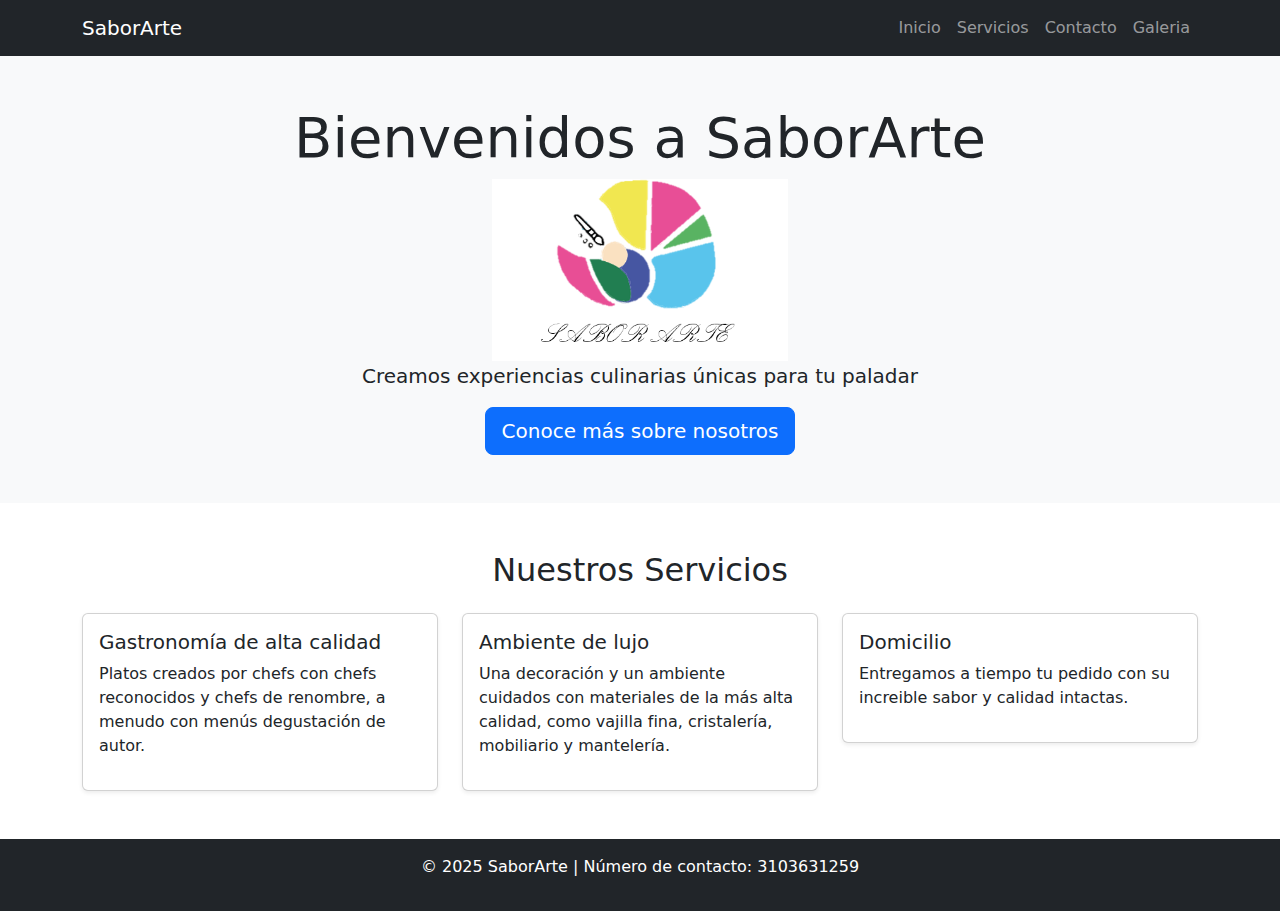
<file: index.html>
<!DOCTYPE html>
<html lang="es">
  <head>
    <meta charset="UTF-8" />
    <meta name="viewport" content="width=device-width, initial-scale=1.0" />
    <title>Página de Inicio</title>
    <link
      href="https://cdn.jsdelivr.net/npm/bootstrap@5.3.0/dist/css/bootstrap.min.css"
      rel="stylesheet"
    />
  </head>
  <body>
    <!-- Header / Navbar -->
    <nav class="navbar navbar-expand-lg navbar-dark bg-dark">
      <div class="container">
        <a class="navbar-brand" href="#">SaborArte</a>
        <div class="collapse navbar-collapse">
          <ul class="navbar-nav ms-auto">
            <li class="nav-item">
              <a class="nav-link" href="index.html">Inicio</a>
            </li>
            <li class="nav-item">
              <a class="nav-link" href="servicios.html">Servicios</a>
            </li>
            <li class="nav-item">
              <a class="nav-link" href="quienes-somos.html">Contacto</a>
            </li>
            <li class="nav-item">
              <a class="nav-link" href="galeria.html">Galeria</a>
            </li>
          </ul>
        </div>
      </div>
    </nav>
    <!-- Hero -->
    <section class="bg-light text-center p-5">
      <h1 class="display-4">Bienvenidos a SaborArte</h1>
      <img
        src="img/SABORARTE.png"
        class="d-block w-5 col-3 mx-auto"
        alt="logo-saborarte"
        text-align=""
      />
      <p class="lead">Creamos experiencias culinarias únicas para tu paladar</p>
      <a href="quienes-somos.html" class="btn btn-primary btn-lg"
        >Conoce más sobre nosotros</a
      >
    </section>

    <!-- Servicios -->
    <section id="servicios" class="container py-5">
      <h2 class="text-center mb-4">Nuestros Servicios</h2>
      <div class="row">
        <div class="col-md-4">
          <div class="card p-3 shadow-sm">
            <h5>Gastronomía de alta calidad</h5>
            <p>
              Platos creados por chefs con chefs reconocidos y chefs de
              renombre, a menudo con menús degustación de autor.
            </p>
          </div>
        </div>
        <div class="col-md-4">
          <div class="card p-3 shadow-sm">
            <h5>Ambiente de lujo</h5>
            <p>
              Una decoración y un ambiente cuidados con materiales de la más
              alta calidad, como vajilla fina, cristalería, mobiliario y
              mantelería.
            </p>
          </div>
        </div>
        <div class="col-md-4">
          <div class="card p-3 shadow-sm">
            <h5>Domicilio</h5>
            <p>
              Entregamos a tiempo tu pedido con su increible sabor y calidad
              intactas.
            </p>
          </div>
        </div>
      </div>
    </section>

    <!-- Footer -->
    <footer class="bg-dark text-white text-center py-3">
      <p>&copy; 2025 SaborArte | Número de contacto: 3103631259</p>
    </footer>
  </body>
</html>
</file>
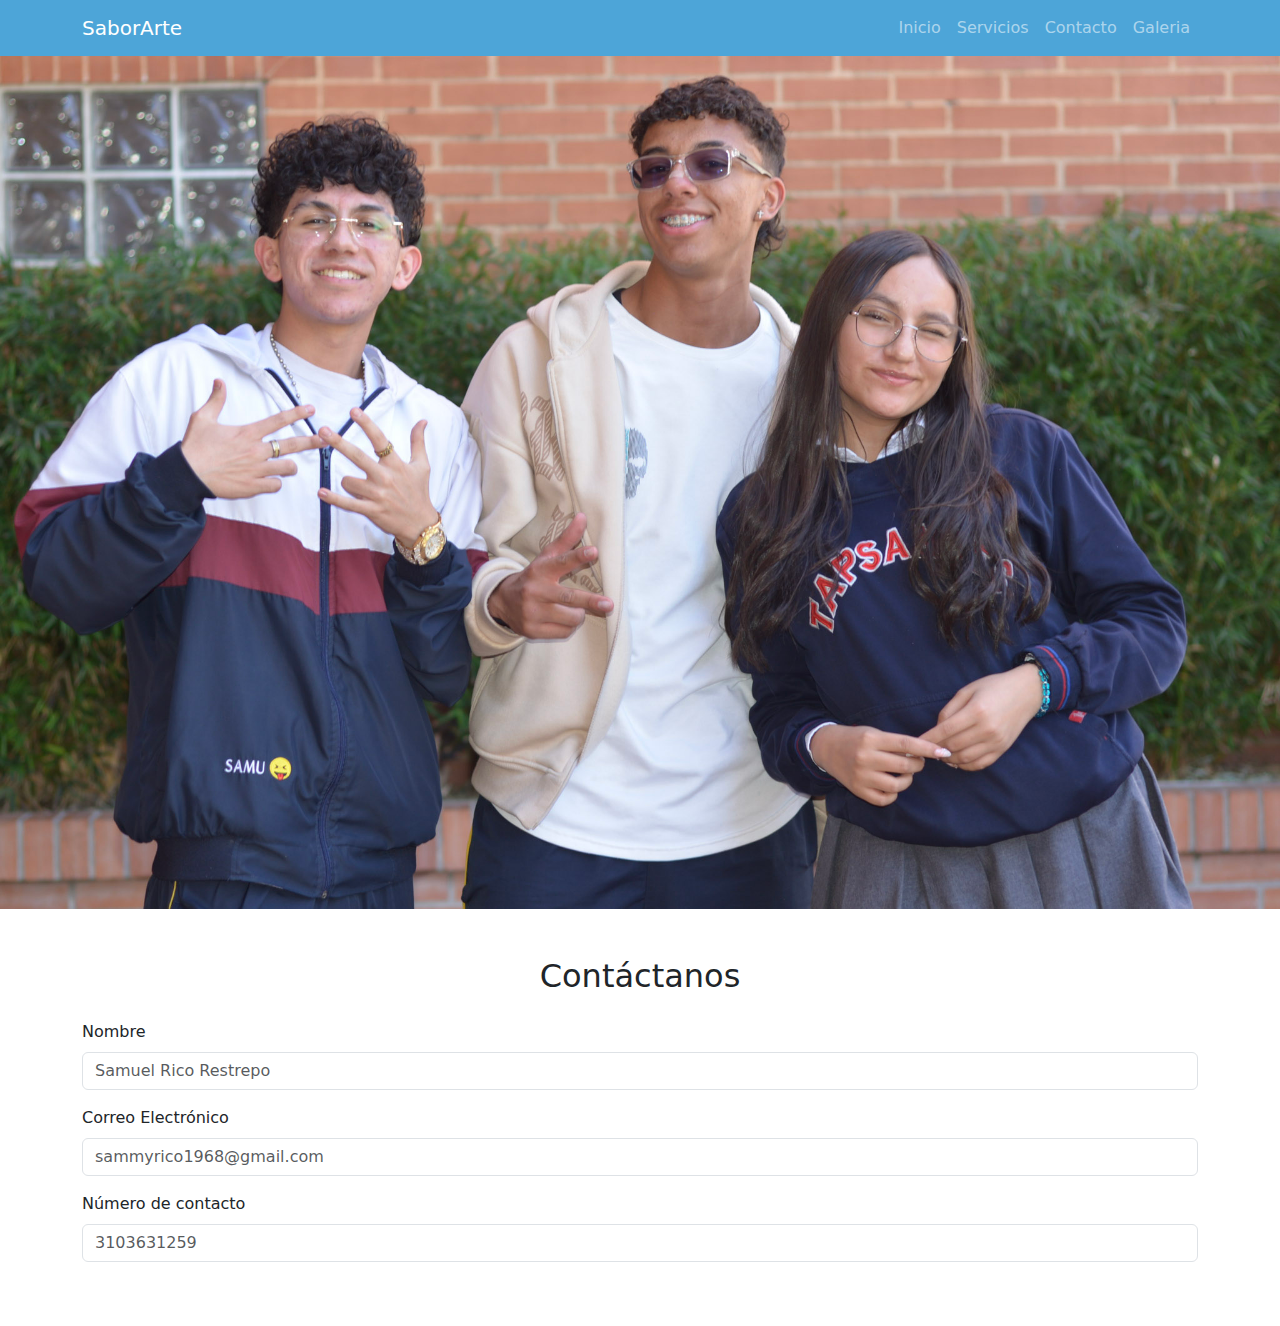
<file: contacto.html>
<!DOCTYPE html>
<html lang="es">
  <head>
    <meta charset="UTF-8" />
    <meta name="viewport" content="width=device-width, initial-scale=1.0" />
    <title>Página de Inicio</title>
    <link
      href="https://cdn.jsdelivr.net/npm/bootstrap@5.3.0/dist/css/bootstrap.min.css"
      rel="stylesheet"
    />
    <link rel="stylesheet" href="css/estilos.css" />
  </head>
  <body>
    <!-- Header / Navbar -->
    <nav class="navbar navbar-expand-lg navbar-dark colorPrincipal">
      <div class="container">
        <a class="navbar-brand" href="#">SaborArte</a>
                <button
          class="navbar-toggler"
          type="button"
          data-bs-toggle="collapse"
          data-bs-target="#navbarNav"
          aria-controls="navbarNav"
          aria-expanded="false"
          aria-label="Alternar navegación"
        >
          <span class="navbar-toggler-icon"></span>
        </button>
        <div class="collapse navbar-collapse">
          <ul class="navbar-nav ms-auto">
            <li class="nav-item">
              <a class="nav-link" href="index.html">Inicio</a>
            </li>
            <li class="nav-item">
              <a class="nav-link" href="servicios.html">Servicios</a>
            </li>
            <li class="nav-item">
              <a class="nav-link" href="contacto.html">Contacto</a>
            </li>
            <li class="nav-item">
              <a class="nav-link" href="galeria.html">Galeria</a>
            </li>
          </ul>
        </div>
      </div>
    </nav>
    <img src="img/DSC_9497.jpg" class="img-fluid" alt="Imagen de contacto" />
    <section class="container py-5">
      <h2 class="text-center mb-4">Contáctanos</h2>

      <form>
        <div class="mb-3">
          <label for="nombre" class="form-label">Nombre</label>
          <input type="text" class="form-control" id="nombre" placeholder="Samuel Rico Restrepo" />
        </div>
        <div class="mb-3">
          <label for="email" class="form-label">Correo Electrónico</label>
          <input type="email" class="form-control" id="email" placeholder="sammyrico1968@gmail.com" />
        </div>
        <div class="mb-3">
          <label for="number" class="form-label">Número de contacto</label>
          <input type="number" class="form-control" id="número" placeholder="3103631259" />
        </div>
</file>
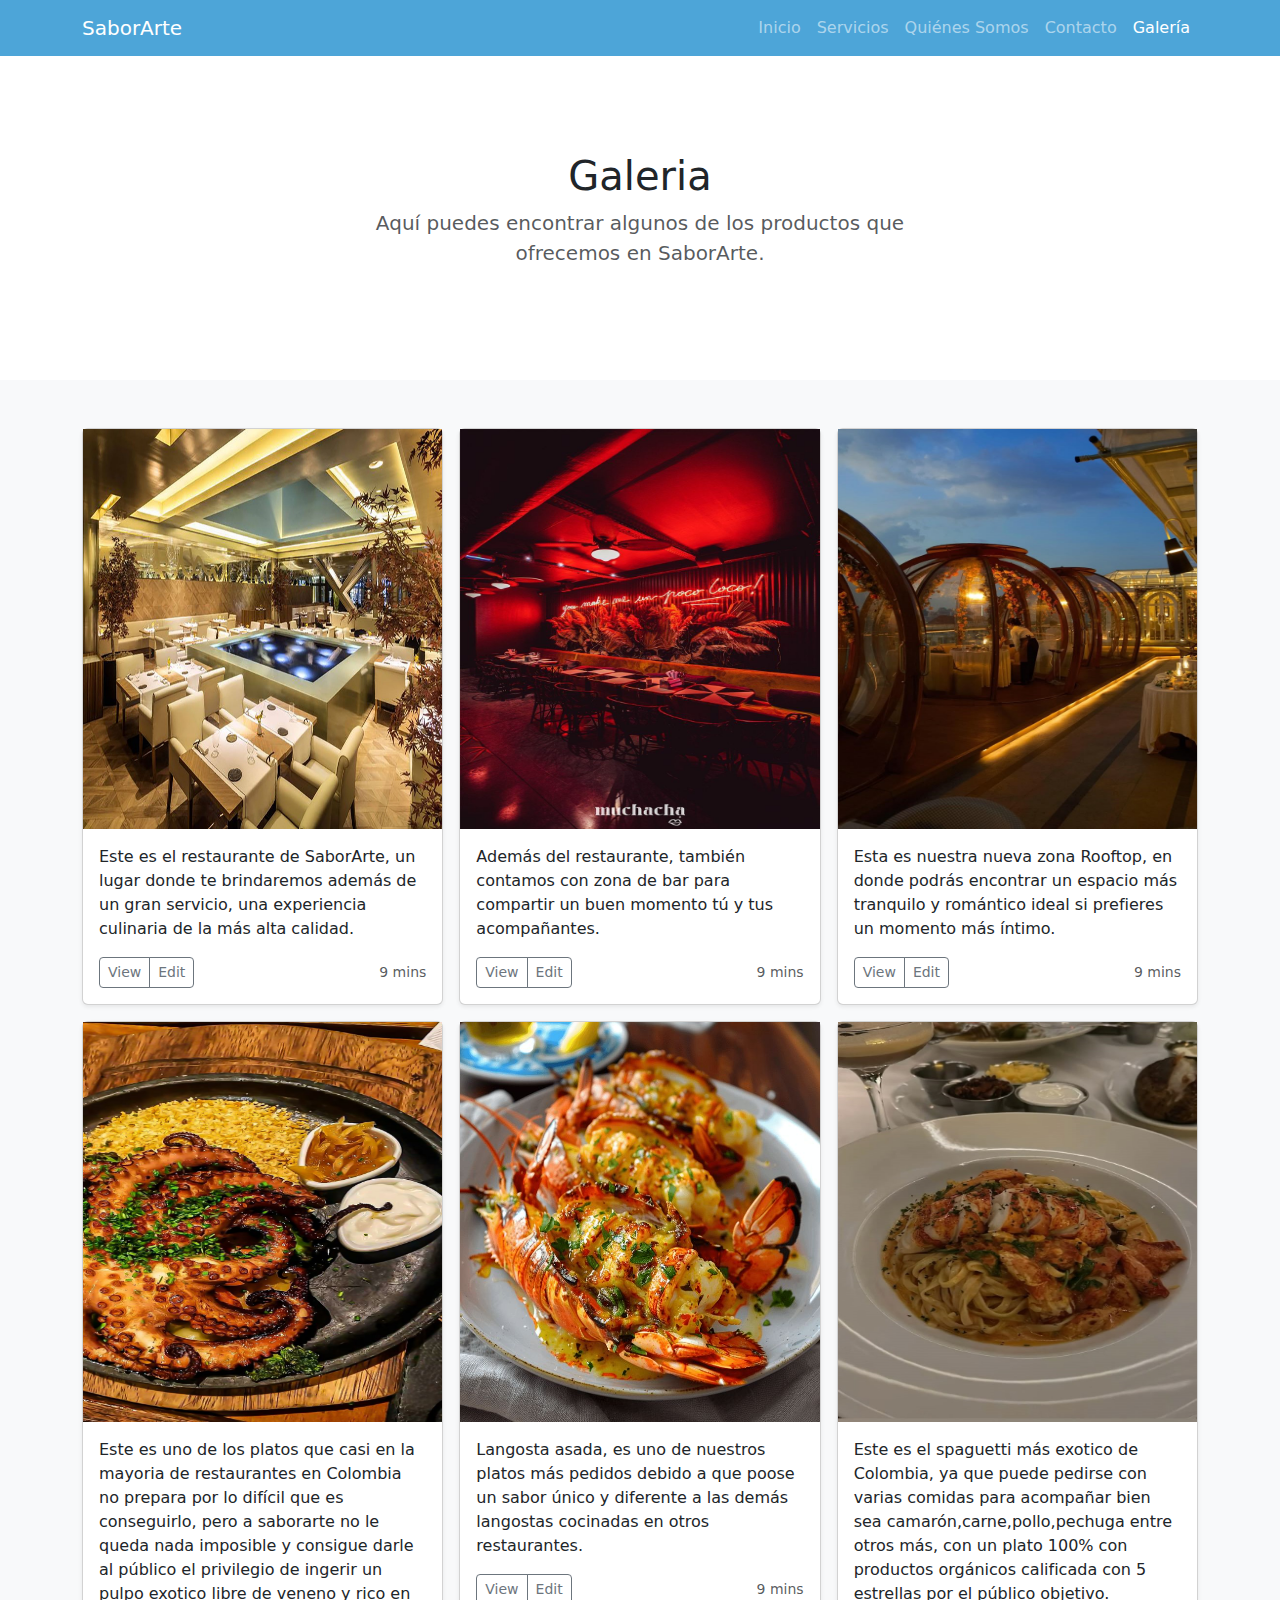
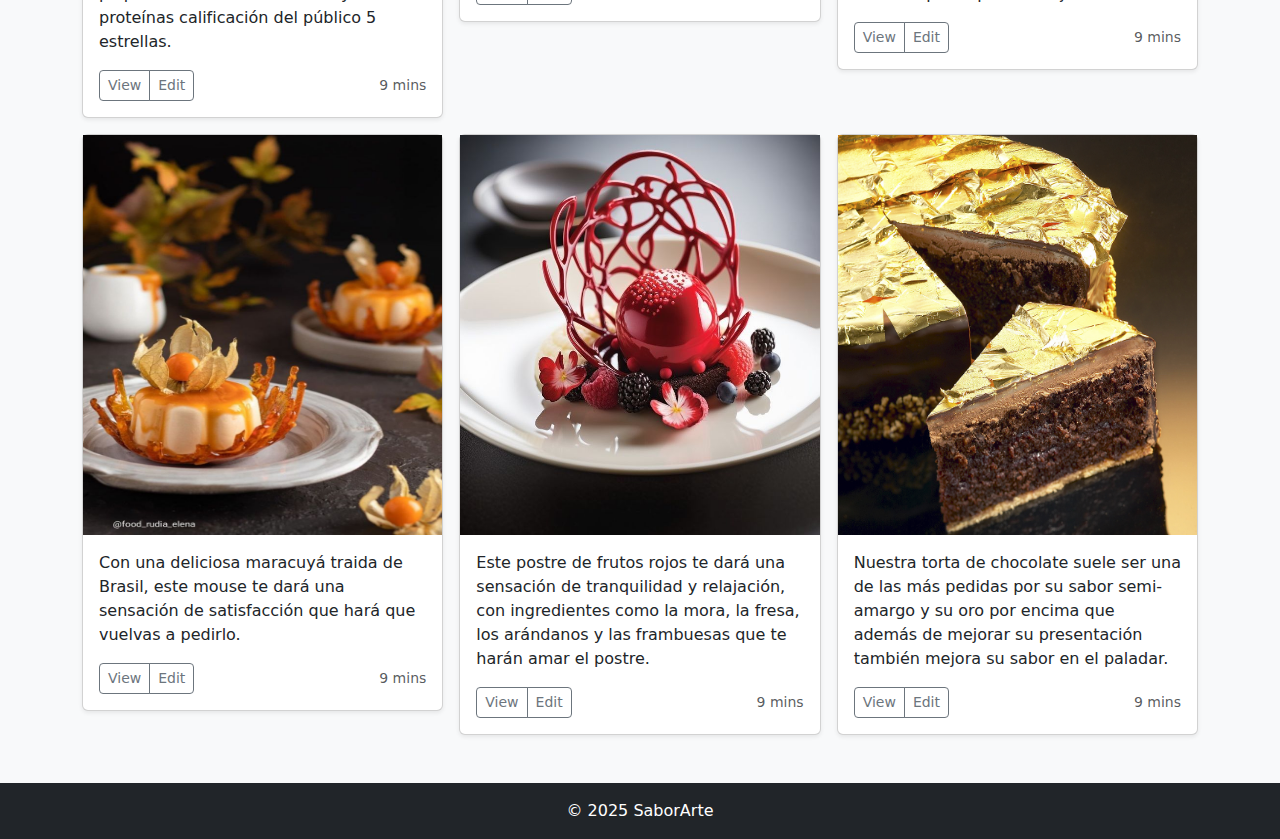
<file: galeria.html>
<!DOCTYPE html>
<html lang="es">
  <head>
    <meta charset="UTF-8" />
    <meta name="viewport" content="width=device-width, initial-scale=1" />
    <title>Productos y Servicios - Saborarte</title>
    <link
      href="https://cdn.jsdelivr.net/npm/bootstrap@5.3.0/dist/css/bootstrap.min.css"
      rel="stylesheet"
    />
    <link rel="stylesheet" href="css/estilos.css" />
  <body>
    <nav class="navbar navbar-expand-lg navbar-dark colorPrincipal">
      <div class="container">
        <a class="navbar-brand" href="#">SaborArte</a>
        <button
          class="navbar-toggler"
          type="button"
          data-bs-toggle="collapse"
          data-bs-target="#navbarNav"
          aria-controls="navbarNav"
          aria-expanded="false"
          aria-label="Alternar navegación"
        >
          <span class="navbar-toggler-icon"></span>
        </button>

        <div class="collapse navbar-collapse" id="navbarNav">
          <ul class="navbar-nav ms-auto">
            <li class="nav-item">
              <a class="nav-link" href="index.html">Inicio</a>
            </li>
            <li class="nav-item">
              <a class="nav-link" href="servicios.html">Servicios</a>
            </li>
            <li class="nav-item">
              <a
                class="nav-link"
                aria-current="page"
                href="quienes-somos.html"
                >Quiénes Somos</a>
            </li>
            <li class="nav-item">
              <a class="nav-link" href="contacto.html">Contacto</a>
            </li>
            <li class="nav-item">
              <a class="nav-link active" href="galeria.html">Galería</a>
            </li>
          </ul>
        </div>
      </div>
    </nav>
    <main>
      <section class="py-5 text-center container">
        <div class="row py-lg-5">
          <div class="col-lg-6 col-md-8 mx-auto">
            <h1 class="fw-light">Galeria</h1>
            <p class="lead text-body-secondary">
              Aquí puedes encontrar algunos de los productos que ofrecemos en
              SaborArte.
            </p>
          </div>
        </div>
      </section>
      <div class="album py-5 bg-body-tertiary">
        <div class="container">
          <div class="row row-cols-1 row-cols-sm-2 row-cols-md-3 g-3">
            <div class="col">
              <div class="card shadow-sm">
                <img src="img/restaurante.jpg" alt="" height="400" />
                <div class="card-body">
                  <p class="card-text">
                    Este es el restaurante de SaborArte, un lugar donde te
                    brindaremos además de un gran servicio, una experiencia culinaria de la más alta calidad.
                  </p>
                  <div
                    class="d-flex justify-content-between align-items-center"
                  >
                    <div class="btn-group">
                      <button
                        type="button"
                        class="btn btn-sm btn-outline-secondary"
                      >
                        View
                      </button>
                      <button
                        type="button"
                        class="btn btn-sm btn-outline-secondary"
                      >
                        Edit
                      </button>
                    </div>
                    <small class="text-body-secondary">9 mins</small>
                  </div>
                </div>
              </div>
            </div>
            <div class="col">
              <div class="card shadow-sm">
                <img src="img/restauranrte 1.jpg" alt="" height="400" />
                <div class="card-body">
                  <p class="card-text">
                    Además del restaurante, también contamos con zona de bar
                    para compartir un buen momento tú y tus acompañantes.
                  </p>
                  <div
                    class="d-flex justify-content-between align-items-center"
                  >
                    <div class="btn-group">
                      <button
                        type="button"
                        class="btn btn-sm btn-outline-secondary"
                      >
                        View
                      </button>
                      <button
                        type="button"
                        class="btn btn-sm btn-outline-secondary"
                      >
                        Edit
                      </button>
                    </div>
                    <small class="text-body-secondary">9 mins</small>
                  </div>
                </div>
              </div>
            </div>
            <div class="col">
              <div class="card shadow-sm">
                <img src="img/rooftop.jpg" alt="" height="400" />
                <div class="card-body">
                  <p class="card-text">
                    Esta es nuestra nueva zona Rooftop, en donde podrás
                    encontrar un espacio más tranquilo y romántico ideal si
                    prefieres un momento más íntimo.
                  </p>
                  <div
                    class="d-flex justify-content-between align-items-center"
                  >
                    <div class="btn-group">
                      <button
                        type="button"
                        class="btn btn-sm btn-outline-secondary"
                      >
                        View
                      </button>
                      <button
                        type="button"
                        class="btn btn-sm btn-outline-secondary"
                      >
                        Edit
                      </button>
                    </div>
                    <small class="text-body-secondary">9 mins</small>
                  </div>
                </div>
              </div>
            </div>
            <div class="col">
              <div class="card shadow-sm">
                <img src="img/plato.jpg" alt="" height="400" />
                <div class="card-body">
                  <p class="card-text">
                    Este es uno de los platos que casi en la mayoria de
                    restaurantes en Colombia no prepara por lo difícil que es
                    conseguirlo, pero a saborarte no le queda nada imposible y
                    consigue darle al público el privilegio de ingerir un pulpo
                    exotico libre de veneno y rico en proteínas calificación del
                    público 5 estrellas.
                  </p>
                  <div
                    class="d-flex justify-content-between align-items-center"
                  >
                    <div class="btn-group">
                      <button
                        type="button"
                        class="btn btn-sm btn-outline-secondary"
                      >
                        View
                      </button>
                      <button
                        type="button"
                        class="btn btn-sm btn-outline-secondary"
                      >
                        Edit
                      </button>
                    </div>
                    <small class="text-body-secondary">9 mins</small>
                  </div>
                </div>
              </div>
            </div>
            <div class="col">
              <div class="card shadow-sm">
                <img src="img/plato.1.jpg" alt="" height="400" />
                <div class="card-body">
                  <p class="card-text">
                    Langosta asada, es uno de nuestros platos más pedidos debido
                    a que poose un sabor único y diferente a las demás langostas
                    cocinadas en otros restaurantes.
                  </p>
                  <div
                    class="d-flex justify-content-between align-items-center"
                  >
                    <div class="btn-group">
                      <button
                        type="button"
                        class="btn btn-sm btn-outline-secondary"
                      >
                        View
                      </button>
                      <button
                        type="button"
                        class="btn btn-sm btn-outline-secondary"
                      >
                        Edit
                      </button>
                    </div>
                    <small class="text-body-secondary">9 mins</small>
                  </div>
                </div>
              </div>
            </div>
            <div class="col">
              <div class="card shadow-sm">
                <img src="img/plato.2.jpg" alt="" height="400" />
                <div class="card-body">
                  <p class="card-text">
                    Este es el spaguetti más exotico de Colombia, ya que puede
                    pedirse con varias comidas para acompañar bien sea
                    camarón,carne,pollo,pechuga entre otros más, con un plato
                    100% con productos orgánicos calificada con 5 estrellas por
                    el público objetivo.
                  </p>
                  <div
                    class="d-flex justify-content-between align-items-center"
                  >
                    <div class="btn-group">
                      <button
                        type="button"
                        class="btn btn-sm btn-outline-secondary"
                      >
                        View
                      </button>
                      <button
                        type="button"
                        class="btn btn-sm btn-outline-secondary"
                      >
                        Edit
                      </button>
                    </div>
                    <small class="text-body-secondary">9 mins</small>
                  </div>
                </div>
              </div>
            </div>
            <div class="col">
              <div class="card shadow-sm">
                <img src="img/postre.jpg" alt="" height="400" />
                <div class="card-body">
                  <p class="card-text">
                    Con una deliciosa maracuyá traida de Brasil, este mouse te
                    dará una sensación de satisfacción que hará que vuelvas a
                    pedirlo.
                  </p>
                  <div
                    class="d-flex justify-content-between align-items-center"
                  >
                    <div class="btn-group">
                      <button
                        type="button"
                        class="btn btn-sm btn-outline-secondary"
                      >
                        View
                      </button>
                      <button
                        type="button"
                        class="btn btn-sm btn-outline-secondary"
                      >
                        Edit
                      </button>
                    </div>
                    <small class="text-body-secondary">9 mins</small>
                  </div>
                </div>
              </div>
            </div>
            <div class="col">
              <div class="card shadow-sm">
                <img src="img/postre.1.jpg" alt="" height="400" />
                <div class="card-body">
                  <p class="card-text">
                    Este postre de frutos rojos te dará una sensación de
                    tranquilidad y relajación, con ingredientes como la mora, la
                    fresa, los arándanos y las frambuesas que te harán amar el
                    postre.
                  </p>
                  <div
                    class="d-flex justify-content-between align-items-center"
                  >
                    <div class="btn-group">
                      <button
                        type="button"
                        class="btn btn-sm btn-outline-secondary"
                      >
                        View
                      </button>
                      <button
                        type="button"
                        class="btn btn-sm btn-outline-secondary"
                      >
                        Edit
                      </button>
                    </div>
                    <small class="text-body-secondary">9 mins</small>
                  </div>
                </div>
              </div>
            </div>
            <div class="col">
              <div class="card shadow-sm">
                <img src="img/gourmet 2.jpg" alt="" height="400" />
                <div class="card-body">
                  <p class="card-text">
                    Nuestra torta de chocolate suele ser una de las más pedidas
                    por su sabor semi-amargo y su oro por encima que además de
                    mejorar su presentación también mejora su sabor en el
                    paladar.
                  </p>
                  <div
                    class="d-flex justify-content-between align-items-center"
                  >
                    <div class="btn-group">
                      <button
                        type="button"
                        class="btn btn-sm btn-outline-secondary"
                      >
                        View
                      </button>
                      <button
                        type="button"
                        class="btn btn-sm btn-outline-secondary"
                      >
                        Edit
                      </button>
                    </div>
                    <small class="text-body-secondary">9 mins</small>
                  </div>
                </div>
              </div>
            </div>
          </div>
        </div>
      </div>
    </main>
  </head>
</html>

   <!-- Footer -->
    <footer class="bg-dark text-white text-center py-3">
      <p class="mb-0">&copy; 2025 SaborArte </p>
    </footer>

    <script src="https://cdn.jsdelivr.net/npm/bootstrap@5.3.0/dist/js/bootstrap.bundle.min.js"></script>
  </body>
</html>
</file>
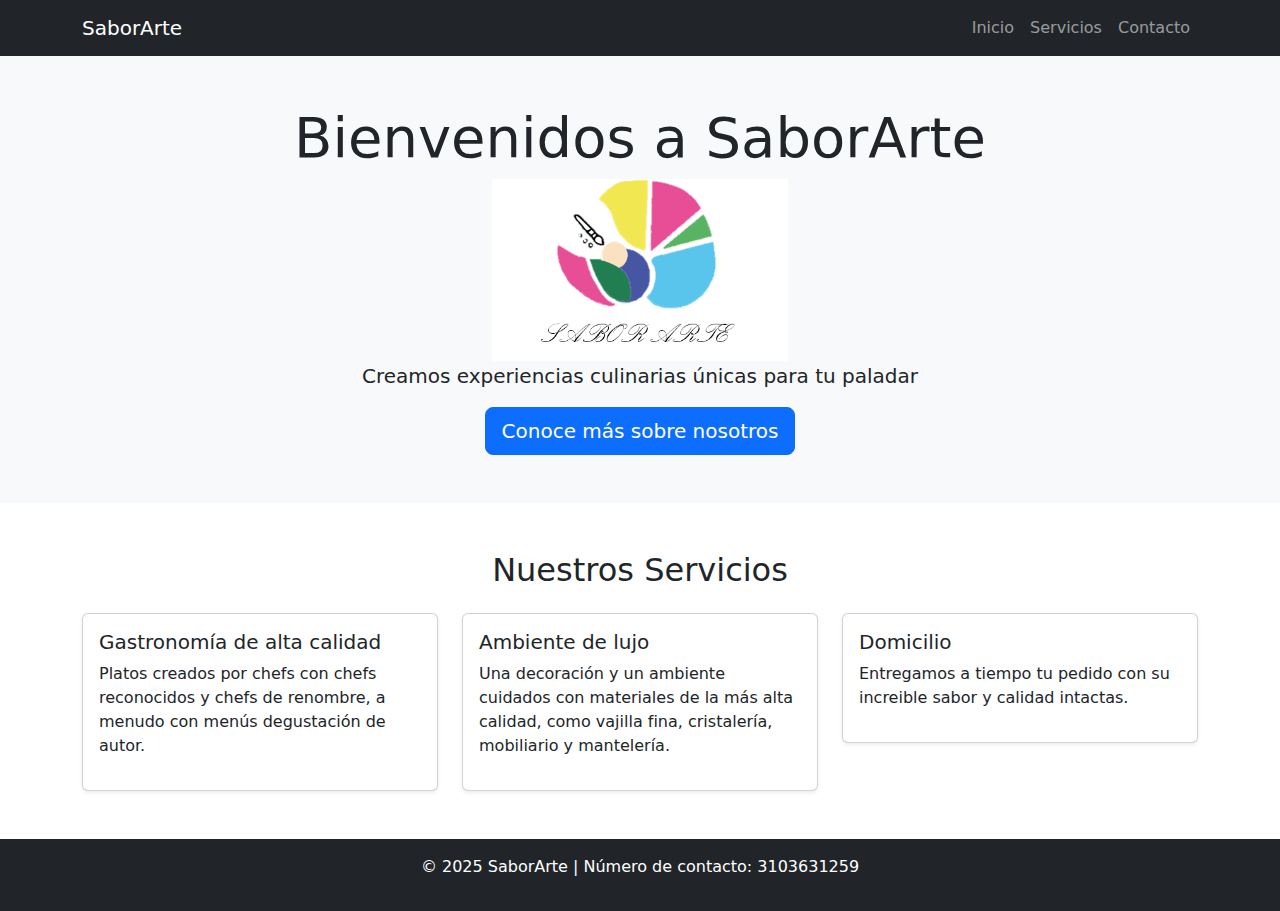
<file: pagina-de-inicio-N.html>
<!DOCTYPE html>
<html lang="es">
<head>
  <meta charset="UTF-8">
  <meta name="viewport" content="width=device-width, initial-scale=1.0">
  <title>Página de Inicio</title>
  <link href="https://cdn.jsdelivr.net/npm/bootstrap@5.3.0/dist/css/bootstrap.min.css" rel="stylesheet">
</head>
<body>
<!-- Header / Navbar -->
<nav class="navbar navbar-expand-lg navbar-dark bg-dark">
  <div class="container">
    <a class="navbar-brand" href="#">SaborArte</a>
    <div class="collapse navbar-collapse">
      <ul class="navbar-nav ms-auto">
        <li class="nav-item"><a class="nav-link" href="#">Inicio</a></li>
        <li class="nav-item"><a class="nav-link" href="#">Servicios</a></li>
        <li class="nav-item"><a class="nav-link" href="#">Contacto</a></li>
      </ul>
    </div>
  </div>
</nav>

<!-- Hero -->
<section class="bg-light text-center p-5">
  <h1 class="display-4">Bienvenidos a SaborArte</h1>
  <img src="img/SABORARTE.png" class="d-block w-5 col-3 mx-auto" alt="logo-saborarte" text-align="">
  <p class="lead">Creamos experiencias culinarias únicas para tu paladar</p>
  <a href="quienes-somos-N.html" class="btn btn-primary btn-lg">Conoce más sobre nosotros</a>
</section>

<!-- Servicios -->
<section id="servicios" class="container py-5">
  <h2 class="text-center mb-4">Nuestros Servicios</h2>
  <div class="row">
    <div class="col-md-4">
      <div class="card p-3 shadow-sm">
        <h5>Gastronomía de alta calidad</h5>
        <p>Platos creados por chefs con chefs reconocidos y chefs de renombre, a menudo con menús degustación de autor.</p>
      </div>
    </div>
    <div class="col-md-4">
      <div class="card p-3 shadow-sm">
        <h5>Ambiente de lujo</h5>
        <p>Una decoración y un ambiente cuidados con materiales de la más alta calidad, como vajilla fina, cristalería, mobiliario y mantelería.</p>
      </div>
    </div>
    <div class="col-md-4">
      <div class="card p-3 shadow-sm">
        <h5>Domicilio</h5>
        <p>Entregamos a tiempo tu pedido con su increible sabor y calidad intactas.</p>
      </div>
    </div>
  </div>
</section>

<!-- Footer -->
<footer class="bg-dark text-white text-center py-3">
  <p>&copy; 2025 SaborArte | Número de contacto: 3103631259</p>
</footer>

</body>
</html>
</file>
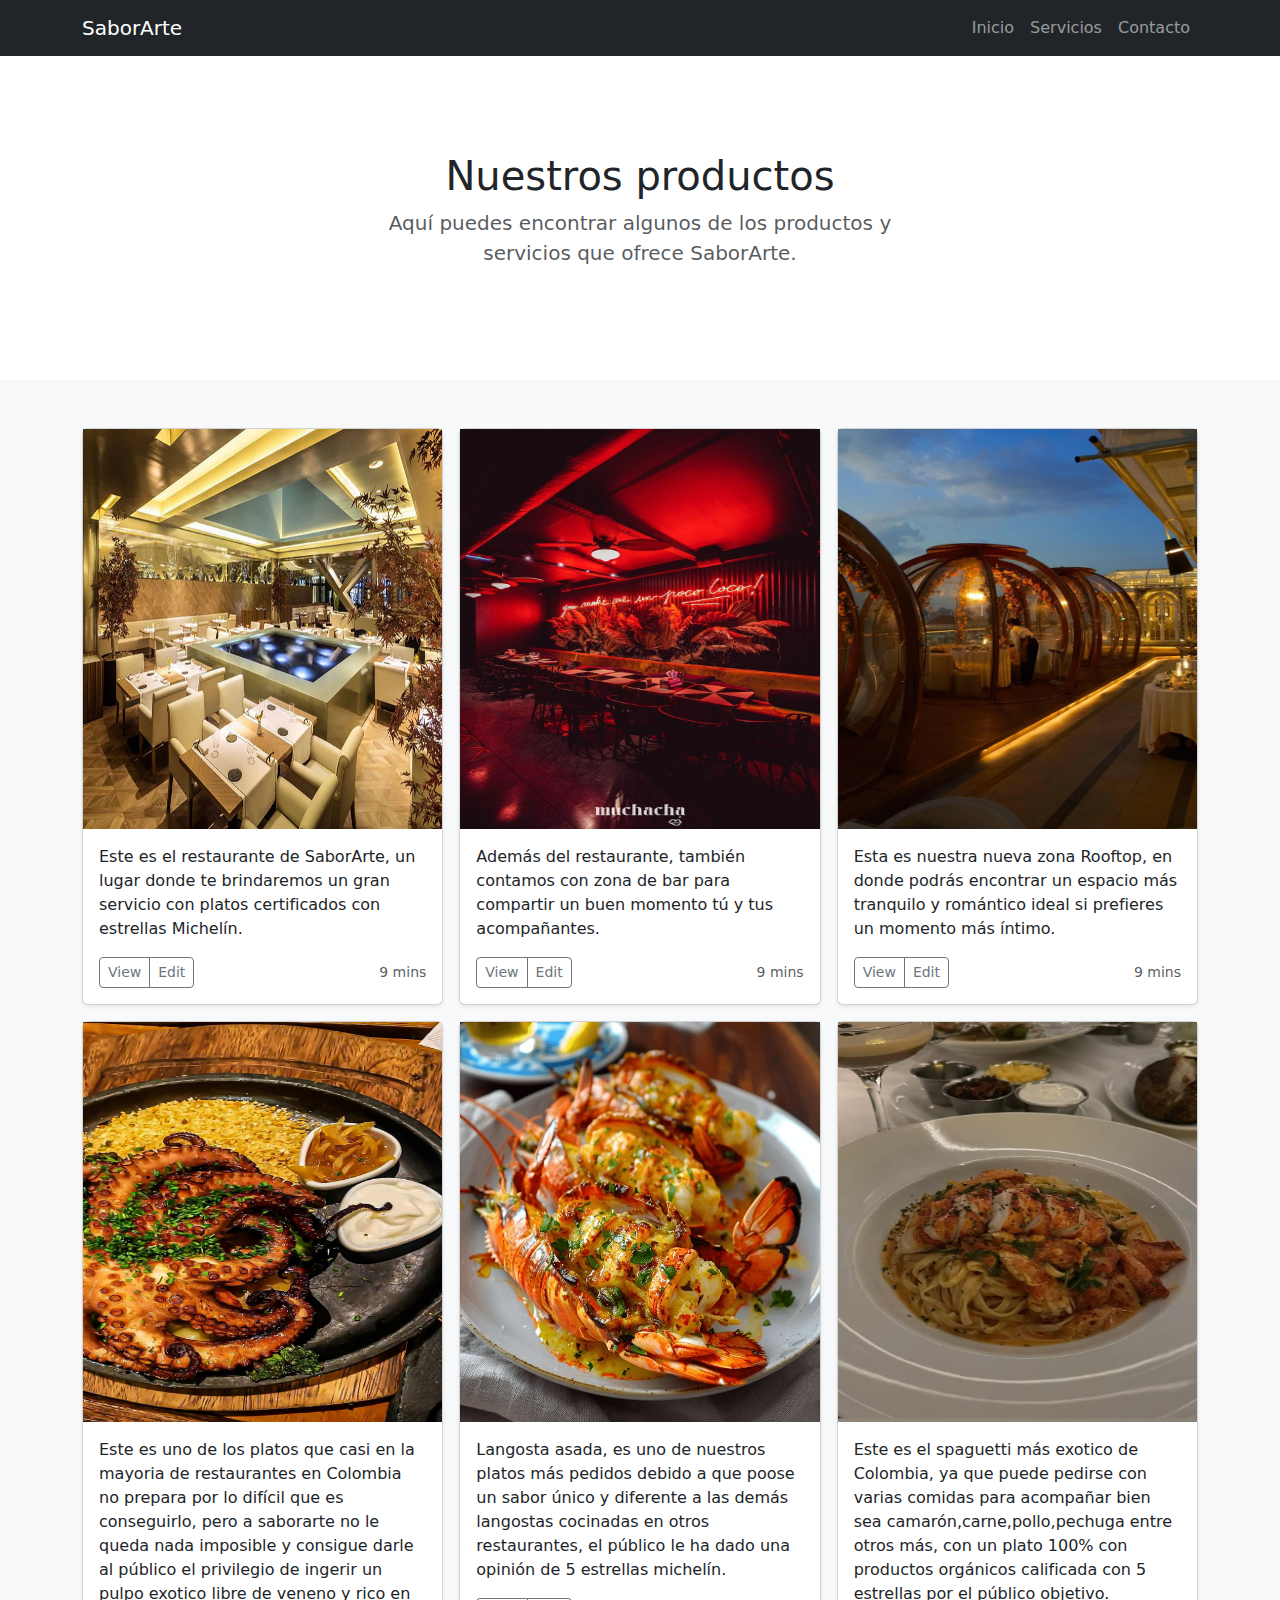
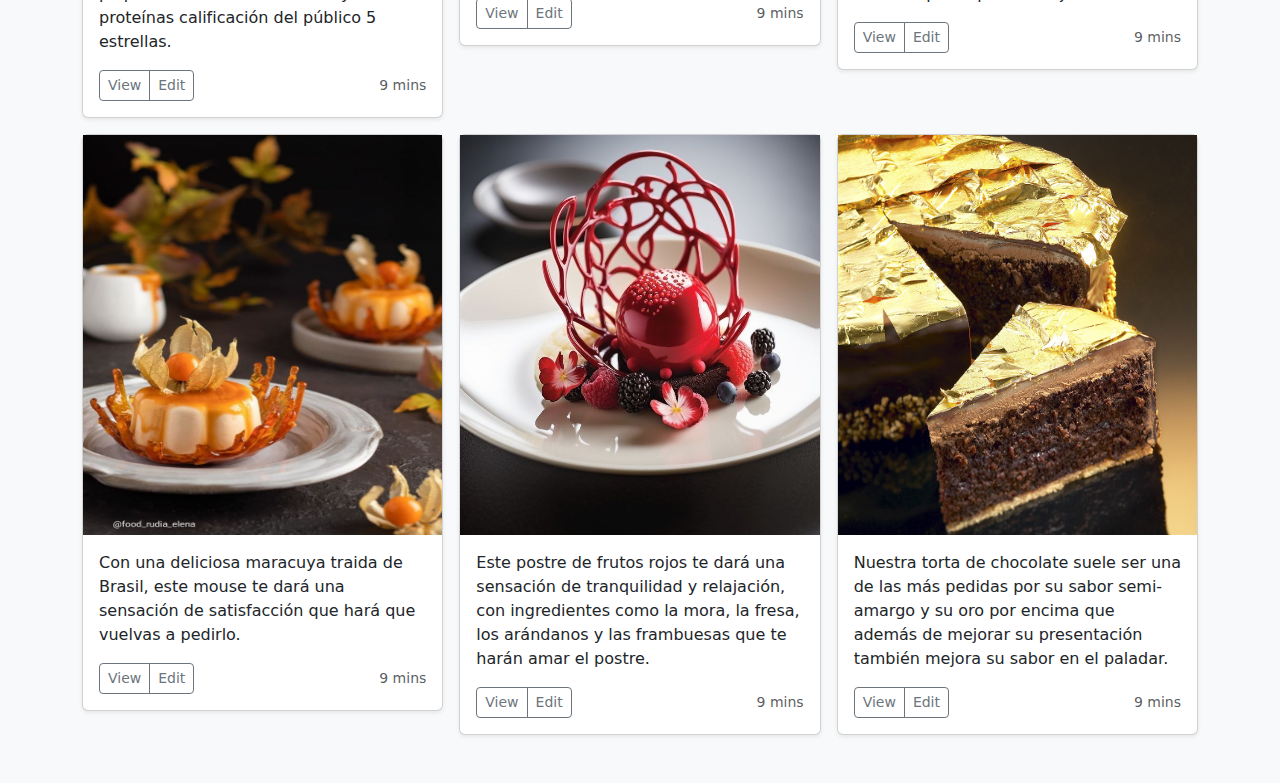
<file: productos.html>
<!DOCTYPE html>
<html lang="es">
  <head>
    <meta charset="UTF-8" />
    <meta name="viewport" content="width=device-width, initial-scale=1" />
    <title>Productos y Servicios - Saborarte</title>
    <link
      href="https://cdn.jsdelivr.net/npm/bootstrap@5.3.0/dist/css/bootstrap.min.css"
      rel="stylesheet"
    />
    <nav class="navbar navbar-expand-lg navbar-dark bg-dark">
      <div class="container">
        <a class="navbar-brand" href="#">SaborArte</a>
        <div class="collapse navbar-collapse">
          <ul class="navbar-nav ms-auto">
            <li class="nav-item">
              <a class="nav-link" href="index.html">Inicio</a>
            </li>
            <li class="nav-item">
              <a class="nav-link" href="productos.html">Servicios</a>
            </li>
            <li class="nav-item">
              <a class="nav-link" href="quienes-somos.html">Contacto</a>
            </li>
          </ul>
        </div>
      </div>
    </nav>

    <main>
      <section class="py-5 text-center container">
        <div class="row py-lg-5">
          <div class="col-lg-6 col-md-8 mx-auto">
            <h1 class="fw-light">Nuestros productos</h1>
            <p class="lead text-body-secondary">
              Aquí puedes encontrar algunos de los productos y servicios que
              ofrece SaborArte.
            </p>
          </div>
        </div>
      </section>
      <div class="album py-5 bg-body-tertiary">
        <div class="container">
          <div class="row row-cols-1 row-cols-sm-2 row-cols-md-3 g-3">
            <div class="col">
              <div class="card shadow-sm">
                <img src="img/restaurante.jpg" alt="" height="400" />
                <div class="card-body">
                  <p class="card-text">
                    Este es el restaurante de SaborArte, un lugar donde te
                    brindaremos un gran servicio con platos certificados con
                    estrellas Michelín.
                  </p>
                  <div
                    class="d-flex justify-content-between align-items-center"
                  >
                    <div class="btn-group">
                      <button
                        type="button"
                        class="btn btn-sm btn-outline-secondary"
                      >
                        View
                      </button>
                      <button
                        type="button"
                        class="btn btn-sm btn-outline-secondary"
                      >
                        Edit
                      </button>
                    </div>
                    <small class="text-body-secondary">9 mins</small>
                  </div>
                </div>
              </div>
            </div>
            <div class="col">
              <div class="card shadow-sm">
                <img src="img/restauranrte 1.jpg" alt="" height="400" />
                <div class="card-body">
                  <p class="card-text">
                    Además del restaurante, también contamos con zona de bar
                    para compartir un buen momento tú y tus acompañantes.
                  </p>
                  <div
                    class="d-flex justify-content-between align-items-center"
                  >
                    <div class="btn-group">
                      <button
                        type="button"
                        class="btn btn-sm btn-outline-secondary"
                      >
                        View
                      </button>
                      <button
                        type="button"
                        class="btn btn-sm btn-outline-secondary"
                      >
                        Edit
                      </button>
                    </div>
                    <small class="text-body-secondary">9 mins</small>
                  </div>
                </div>
              </div>
            </div>
            <div class="col">
              <div class="card shadow-sm">
                <img src="img/rooftop.jpg" alt="" height="400" />
                <div class="card-body">
                  <p class="card-text">
                    Esta es nuestra nueva zona Rooftop, en donde podrás
                    encontrar un espacio más tranquilo y romántico ideal si
                    prefieres un momento más íntimo.
                  </p>
                  <div
                    class="d-flex justify-content-between align-items-center"
                  >
                    <div class="btn-group">
                      <button
                        type="button"
                        class="btn btn-sm btn-outline-secondary"
                      >
                        View
                      </button>
                      <button
                        type="button"
                        class="btn btn-sm btn-outline-secondary"
                      >
                        Edit
                      </button>
                    </div>
                    <small class="text-body-secondary">9 mins</small>
                  </div>
                </div>
              </div>
            </div>
            <div class="col">
              <div class="card shadow-sm">
                <img src="img/plato.jpg" alt="" height="400" />
                <div class="card-body">
                  <p class="card-text">
                    Este es uno de los platos que casi en la mayoria de
                    restaurantes en Colombia no prepara por lo difícil que es
                    conseguirlo, pero a saborarte no le queda nada imposible y
                    consigue darle al público el privilegio de ingerir un pulpo
                    exotico libre de veneno y rico en proteínas calificación del
                    público 5 estrellas.
                  </p>
                  <div
                    class="d-flex justify-content-between align-items-center"
                  >
                    <div class="btn-group">
                      <button
                        type="button"
                        class="btn btn-sm btn-outline-secondary"
                      >
                        View
                      </button>
                      <button
                        type="button"
                        class="btn btn-sm btn-outline-secondary"
                      >
                        Edit
                      </button>
                    </div>
                    <small class="text-body-secondary">9 mins</small>
                  </div>
                </div>
              </div>
            </div>
            <div class="col">
              <div class="card shadow-sm">
                <img src="img/plato.1.jpg" alt="" height="400" />
                <div class="card-body">
                  <p class="card-text">
                    Langosta asada, es uno de nuestros platos más pedidos debido
                    a que poose un sabor único y diferente a las demás langostas
                    cocinadas en otros restaurantes, el público le ha dado una
                    opinión de 5 estrellas michelín.
                  </p>
                  <div
                    class="d-flex justify-content-between align-items-center"
                  >
                    <div class="btn-group">
                      <button
                        type="button"
                        class="btn btn-sm btn-outline-secondary"
                      >
                        View
                      </button>
                      <button
                        type="button"
                        class="btn btn-sm btn-outline-secondary"
                      >
                        Edit
                      </button>
                    </div>
                    <small class="text-body-secondary">9 mins</small>
                  </div>
                </div>
              </div>
            </div>
            <div class="col">
              <div class="card shadow-sm">
                <img src="img/plato.2.jpg" alt="" height="400" />
                <div class="card-body">
                  <p class="card-text">
                    Este es el spaguetti más exotico de Colombia, ya que puede
                    pedirse con varias comidas para acompañar bien sea
                    camarón,carne,pollo,pechuga entre otros más, con un plato
                    100% con productos orgánicos calificada con 5 estrellas por
                    el público objetivo.
                  </p>
                  <div
                    class="d-flex justify-content-between align-items-center"
                  >
                    <div class="btn-group">
                      <button
                        type="button"
                        class="btn btn-sm btn-outline-secondary"
                      >
                        View
                      </button>
                      <button
                        type="button"
                        class="btn btn-sm btn-outline-secondary"
                      >
                        Edit
                      </button>
                    </div>
                    <small class="text-body-secondary">9 mins</small>
                  </div>
                </div>
              </div>
            </div>
            <div class="col">
              <div class="card shadow-sm">
                <img src="img/postre.jpg" alt="" height="400" />
                <div class="card-body">
                  <p class="card-text">
                    Con una deliciosa maracuya traida de Brasil, este mouse te
                    dará una sensación de satisfacción que hará que vuelvas a
                    pedirlo.
                  </p>
                  <div
                    class="d-flex justify-content-between align-items-center"
                  >
                    <div class="btn-group">
                      <button
                        type="button"
                        class="btn btn-sm btn-outline-secondary"
                      >
                        View
                      </button>
                      <button
                        type="button"
                        class="btn btn-sm btn-outline-secondary"
                      >
                        Edit
                      </button>
                    </div>
                    <small class="text-body-secondary">9 mins</small>
                  </div>
                </div>
              </div>
            </div>
            <div class="col">
              <div class="card shadow-sm">
                <img src="img/postre.1.jpg" alt="" height="400" />
                <div class="card-body">
                  <p class="card-text">
                    Este postre de frutos rojos te dará una sensación de
                    tranquilidad y relajación, con ingredientes como la mora, la
                    fresa, los arándanos y las frambuesas que te harán amar el
                    postre.
                  </p>
                  <div
                    class="d-flex justify-content-between align-items-center"
                  >
                    <div class="btn-group">
                      <button
                        type="button"
                        class="btn btn-sm btn-outline-secondary"
                      >
                        View
                      </button>
                      <button
                        type="button"
                        class="btn btn-sm btn-outline-secondary"
                      >
                        Edit
                      </button>
                    </div>
                    <small class="text-body-secondary">9 mins</small>
                  </div>
                </div>
              </div>
            </div>
            <div class="col">
              <div class="card shadow-sm">
                <img src="img/gourmet 2.jpg" alt="" height="400" />
                <div class="card-body">
                  <p class="card-text">
                    Nuestra torta de chocolate suele ser una de las más pedidas
                    por su sabor semi-amargo y su oro por encima que además de
                    mejorar su presentación también mejora su sabor en el
                    paladar.
                  </p>
                  <div
                    class="d-flex justify-content-between align-items-center"
                  >
                    <div class="btn-group">
                      <button
                        type="button"
                        class="btn btn-sm btn-outline-secondary"
                      >
                        View
                      </button>
                      <button
                        type="button"
                        class="btn btn-sm btn-outline-secondary"
                      >
                        Edit
                      </button>
                    </div>
                    <small class="text-body-secondary">9 mins</small>
                  </div>
                </div>
              </div>
            </div>
          </div>
        </div>
      </div>
    </main>
  </head>
</html>
</file>
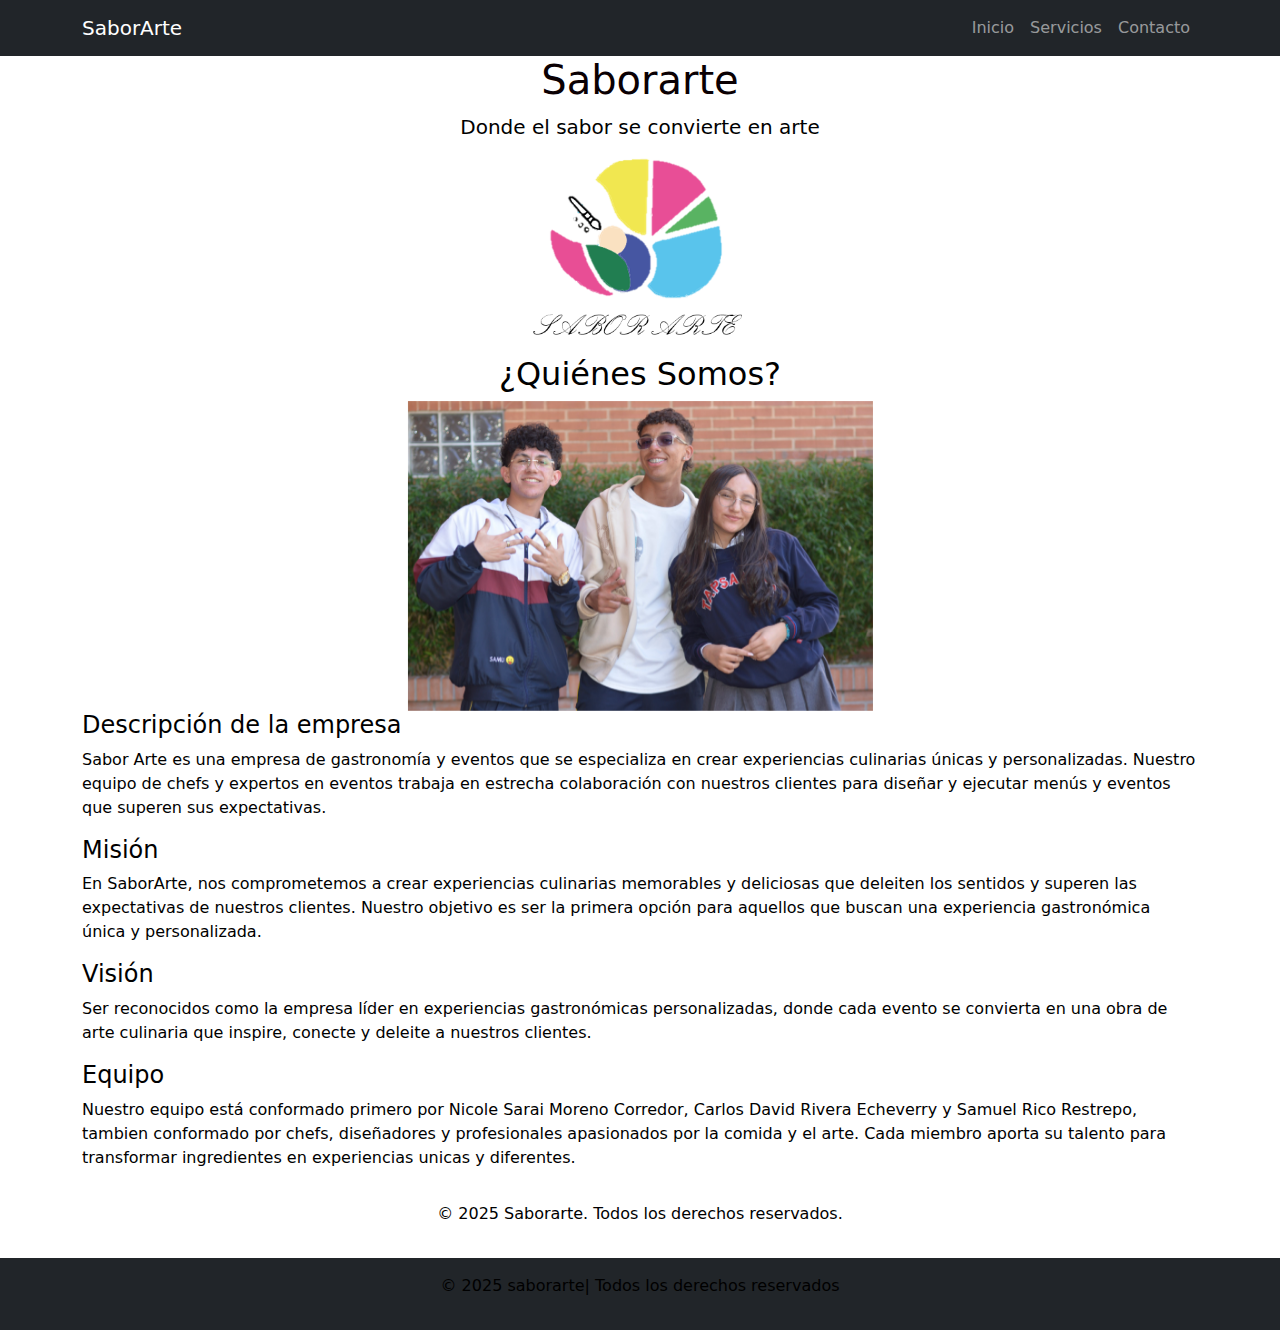
<file: quienes-somos-N.html>
<!DOCTYPE html>
<html lang="es">
<head>
  <meta charset="UTF-8">
  <meta name="viewport" content="width=device-width, initial-scale=1">
  <title>Quiénes Somos - Saborarte</title>
  <link href="https://cdn.jsdelivr.net/npm/bootstrap@5.3.0/dist/css/bootstrap.min.css" rel="stylesheet">
  <nav class="navbar navbar-expand-lg navbar-dark bg-dark">
  <div class="container">
    <a class="navbar-brand" href="#">SaborArte</a>
    <div class="collapse navbar-collapse">
      <ul class="navbar-nav ms-auto">
        <li class="nav-item"><a class="nav-link" href="#">Inicio</a></li>
        <li class="nav-item"><a class="nav-link" href="#">Servicios</a></li>
        <li class="nav-item"><a class="nav-link" href="#">Contacto</a></li>
      </ul>
    </div>
  </div>
</nav>

  <style>
    body {
      background-color: #ffffff; 
      color: #000000; 
    }

    header {
      background-color: #ffffff; 
      color: #0a0003; 
    }

    h2, h4 {
      color: #000000; 
    }

    p {
      color: #000000; 
    }

    section-bg {
      background-color: #E1F5FE; 
      border-left: 5px solid #000000;
      padding: 20px;
      border-radius: 10px;
    }

    footer {
      background-color: #ffffff; 
      color: #ffffff; 
    }
  </style>
</head>
<body>

  <header class="text-center">
    <h1>Saborarte</h1>
    <p class="lead">Donde el sabor se convierte en arte</p>
      <img src="img/SABORARTE.png" class="d-block w-5 col-3 mx-auto" alt="logo-saborarte" text-align="">

  </header>

  <section class="container">
    <h2 class="text-center">¿Quiénes Somos?</h2>
<div id="carouselExample" class="carousel slide">
  <div class="carousel-inner">
    <div class="carousel-item active">
      <img src="img/DSC_9497.jpg" class="d-block w-5 col-5 mx-auto" alt="https://hips.hearstapps.com/hmg-prod/images/10-oria-berasateguijpg-1640773358.jpg">
    </div>
    <div class="carousel-item">
      <img src="img/DSC_9453.jpg" class="d-block w-5 col-5 mx-auto" alt="https://img.freepik.com/fotos-premium/carne-al-horno-salsa-concepto-diseno-menu-restaurante_636803-1559.jpg">
    </div>
    <div class="carousel-item">
      <img src="img/DSC_9483.jpg" class="d-block w-5 col-5 mx-auto" alt="https://eldiariony.com/wp-content/uploads/sites/2/2022/10/Filete-cubierto-de-oro-shutterstock_2131621529.jpg?w=2600">
    </div>
     <div class="carousel-item">
      <img src="img/DSC_9452.jpg" class="d-block w-5 col-5 mx-auto" alt="https://eldiariony.com/wp-content/uploads/sites/2/2022/10/Filete-cubierto-de-oro-shutterstock_2131621529.jpg?w=2600">
    </div>
  </div>
  <button class="carousel-control-prev" type="button" data-bs-target="#carouselExample" data-bs-slide="prev">
    <span class="carousel-control-prev-icon" aria-hidden="true"></span>
    <span class="visually-hidden">Previous</span>
  </button>
  <button class="carousel-control-next" type="button" data-bs-target="#carouselExample" data-bs-slide="next">
    <span class="carousel-control-next-icon" aria-hidden="true"></span>
    <span class="visually-hidden">Next</span>
  </button>
</div>


    <div class="section">
      <h4>Descripción de la empresa</h4>
      <p>
        Sabor Arte es una empresa de gastronomía y eventos que se especializa en crear experiencias culinarias únicas y personalizadas. Nuestro equipo de chefs y expertos en eventos trabaja en estrecha colaboración con nuestros clientes para diseñar y ejecutar menús y eventos que superen sus expectativas.
      </p>
    </div>

    <div class="section">
      <h4>Misión</h4>
      <p>
       En SaborArte, nos comprometemos a crear experiencias culinarias memorables y deliciosas que deleiten los sentidos y superen las expectativas de nuestros clientes. Nuestro objetivo es ser la primera opción para aquellos que buscan una experiencia gastronómica única y personalizada.
      </p>
    </div>

    <div class="section">
      <h4>Visión</h4>
      <p>
       Ser reconocidos como la empresa líder en experiencias gastronómicas personalizadas, donde cada evento se convierta en una obra de arte culinaria que inspire, conecte y deleite a nuestros clientes.
      </p>
    </div>

    <div class="section">
      <h4>Equipo</h4>
      <p>
        Nuestro equipo está conformado primero por Nicole Sarai Moreno Corredor, Carlos David Rivera Echeverry y Samuel Rico Restrepo, tambien conformado por chefs, diseñadores y profesionales apasionados por la comida y el arte. 
        Cada miembro aporta su talento para transformar ingredientes en experiencias unicas y diferentes.
      </p>
    </div>
  </section>

  <footer class="text-center py-3">
    <p>&copy; 2025 Saborarte. Todos los derechos reservados.</p>
  </footer>
</body>
</html>
<!-- Footer -->
<footer class="bg-dark text-white text-center py-3">
  <p>&copy; 2025 saborarte| Todos los derechos reservados</p>
</footer>
    <script src="https://cdn.jsdelivr.net/npm/bootstrap@5.3.8/dist/js/bootstrap.bundle.min.js" integrity="sha384-FKyoEForCGlyvwx9Hj09JcYn3nv7wiPVlz7YYwJrWVcXK/BmnVDxM+D2scQbITxI" crossorigin="anonymous"></script>

</body>
</html>
</file>
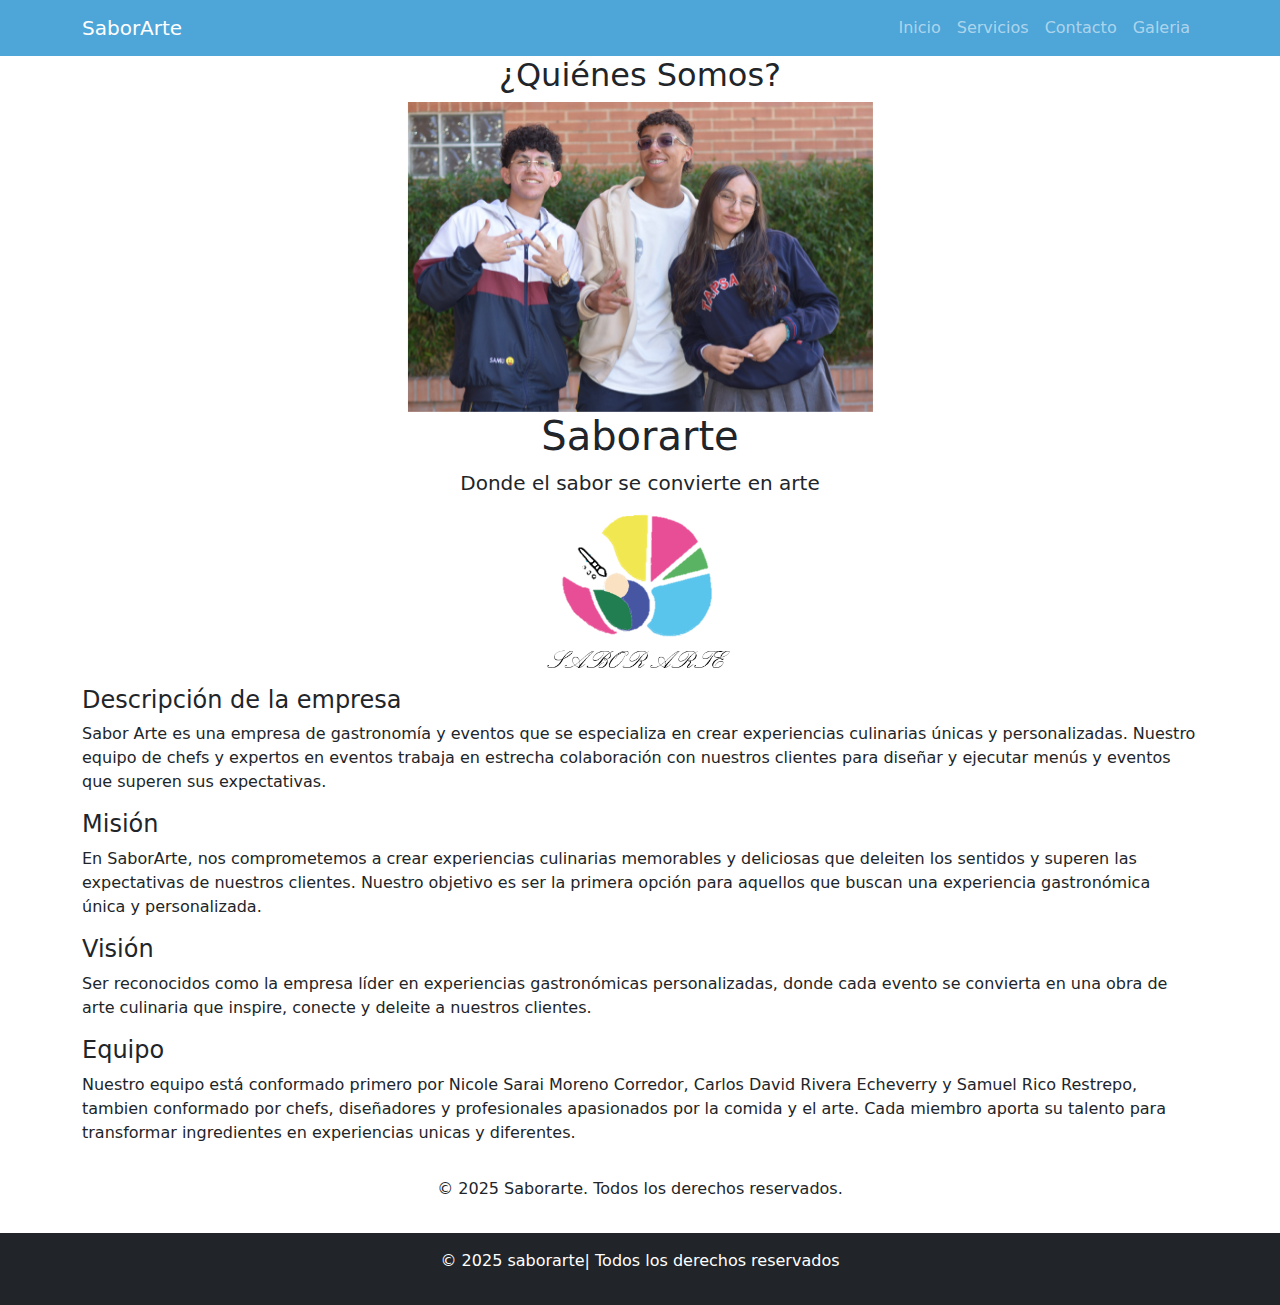
<file: quienes-somos.html>
<!DOCTYPE html>
<html lang="es">
  <head>
    <meta charset="UTF-8" />
    <meta name="viewport" content="width=device-width, initial-scale=1" />
    <title>Productos y Servicios - Saborarte</title>
    <link
      href="https://cdn.jsdelivr.net/npm/bootstrap@5.3.0/dist/css/bootstrap.min.css"
      rel="stylesheet"
    />
    <link rel="stylesheet" href="css/estilos.css" />

    <nav class="navbar navbar-expand-lg navbar-dark colorPrincipal">
    <div class="container">
      <a class="navbar-brand" href="#">SaborArte</a>
      <div class="collapse navbar-collapse">
        <ul class="navbar-nav ms-auto">
          <li class="nav-item">
            <a class="nav-link" href="index.html">Inicio</a>
          </li>
          <li class="nav-item">
            <a class="nav-link" href="servicios.html">Servicios</a>
          </li>
          <li class="nav-item">
            <a class="nav-link" href="quienes-somos.html">Contacto</a>
          </li>
          <li class="nav-item">
            <a class="nav-link" href="galeria.html">Galeria</a>
          </li>
        </ul>
      </div>
    </div>
  </nav>



  <section class="container">
    <h2 class="text-center">¿Quiénes Somos?</h2>
<div id="carouselExample" class="carousel slide">
  <div class="carousel-inner">
    <div class="carousel-item active">
      <img src="img/DSC_9497.jpg" class="d-block w-5 col-5 mx-auto" alt="https://hips.hearstapps.com/hmg-prod/images/10-oria-berasateguijpg-1640773358.jpg">
    </div>
    <div class="carousel-item">
      <img src="img/DSC_9453.jpg" class="d-block w-5 col-5 mx-auto" alt="https://img.freepik.com/fotos-premium/carne-al-horno-salsa-concepto-diseno-menu-restaurante_636803-1559.jpg">
    </div>
    <div class="carousel-item">
      <img src="img/DSC_9483.jpg" class="d-block w-5 col-5 mx-auto" alt="https://eldiariony.com/wp-content/uploads/sites/2/2022/10/Filete-cubierto-de-oro-shutterstock_2131621529.jpg?w=2600">
    </div>
     <div class="carousel-item">
      <img src="img/DSC_9452.jpg" class="d-block w-5 col-5 mx-auto" alt="https://eldiariony.com/wp-content/uploads/sites/2/2022/10/Filete-cubierto-de-oro-shutterstock_2131621529.jpg?w=2600">
    </div>
  </div>
  <button class="carousel-control-prev" type="button" data-bs-target="#carouselExample" data-bs-slide="prev">
    <span class="carousel-control-prev-icon" aria-hidden="true"></span>
    <span class="visually-hidden">Previous</span>
  </button>
  <button class="carousel-control-next" type="button" data-bs-target="#carouselExample" data-bs-slide="next">
    <span class="carousel-control-next-icon" aria-hidden="true"></span>
    <span class="visually-hidden">Next</span>
  </button>
</div>
  <header class="text-center">
    <h1>Saborarte</h1>
    <p class="lead">Donde el sabor se convierte en arte</p>
      <img src="img/SABORARTE.png" class="d-block w-5 col-3 mx-auto" alt="logo-saborarte" text-align="">
  </header>

    <div class="section">
      <h4>Descripción de la empresa</h4>
      <p>
        Sabor Arte es una empresa de gastronomía y eventos que se especializa en crear experiencias culinarias únicas y personalizadas. Nuestro equipo de chefs y expertos en eventos trabaja en estrecha colaboración con nuestros clientes para diseñar y ejecutar menús y eventos que superen sus expectativas.
      </p>
    </div>

    <div class="section">
      <h4>Misión</h4>
      <p>
       En SaborArte, nos comprometemos a crear experiencias culinarias memorables y deliciosas que deleiten los sentidos y superen las expectativas de nuestros clientes. Nuestro objetivo es ser la primera opción para aquellos que buscan una experiencia gastronómica única y personalizada.
      </p>
    </div>

    <div class="section">
      <h4>Visión</h4>
      <p>
       Ser reconocidos como la empresa líder en experiencias gastronómicas personalizadas, donde cada evento se convierta en una obra de arte culinaria que inspire, conecte y deleite a nuestros clientes.
      </p>
    </div>

    <div class="section">
      <h4>Equipo</h4>
      <p>
        Nuestro equipo está conformado primero por Nicole Sarai Moreno Corredor, Carlos David Rivera Echeverry y Samuel Rico Restrepo, tambien conformado por chefs, diseñadores y profesionales apasionados por la comida y el arte. 
        Cada miembro aporta su talento para transformar ingredientes en experiencias unicas y diferentes.
      </p>
    </div>
  </section>

  <footer class="text-center py-3">
    <p>&copy; 2025 Saborarte. Todos los derechos reservados.</p>
  </footer>
</body>
</html>
<!-- Footer -->
<footer class="bg-dark text-white text-center py-3">
  <p>&copy; 2025 saborarte| Todos los derechos reservados</p>
</footer>
    <script src="https://cdn.jsdelivr.net/npm/bootstrap@5.3.8/dist/js/bootstrap.bundle.min.js" integrity="sha384-FKyoEForCGlyvwx9Hj09JcYn3nv7wiPVlz7YYwJrWVcXK/BmnVDxM+D2scQbITxI" crossorigin="anonymous"></script>

</body>
</html>
</file>
<file: css/estilos.css>
.colorPrincipal {
  background-color: #4da5d8;
}
</file>
